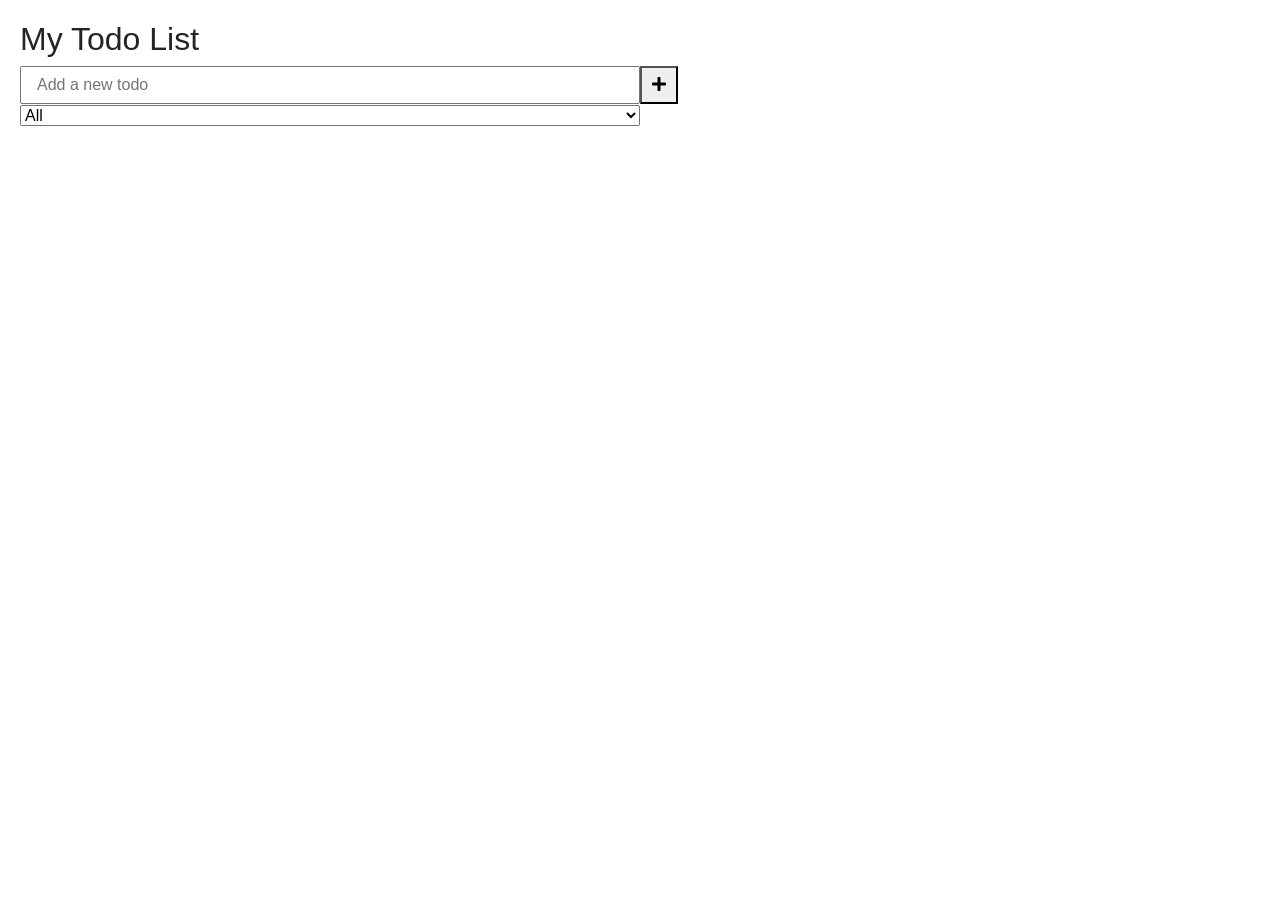
<file: demo_app/0_vanilla_no_design/index.html>
<!DOCTYPE html>
<html lang="en">
  <head>
    <meta charset="UTF-8" />
    <meta name="viewport" content="width=device-width, initial-scale=1.0" />
    <title>TodoList</title>
    <link href="https://fonts.googleapis.com/css?family=Poppins&display=swap" rel="stylesheet" />
    <link rel="stylesheet" href="https://cdnjs.cloudflare.com/ajax/libs/font-awesome/5.12.1/css/all.min.css" integrity="sha256-mmgLkCYLUQbXn0B1SRqzHar6dCnv9oZFPEC1g1cwlkk=" crossorigin="anonymous" />
    <link rel="stylesheet" href="https://stackpath.bootstrapcdn.com/bootstrap/4.5.2/css/bootstrap.min.css" integrity="sha384-JcKb8q3iqJ61gNV9KGb8thSsNjpSL0n8PARn9HuZOnIxN0hoP+VmmDGMN5t9UJ0Z" crossorigin="anonymous">
    <link rel="shortcut icon" href="check.png" />

    <link rel="stylesheet" href="./style.css" />
  </head>
  <body>
    <header>
      <h2>My Todo List</h2>
    </header>
    <form class="col-12 px-0 d-flex flex-row flex-wrap">
      <input type="text" placeholder="Add a new todo" class="col-9 col-md-6 todo-input" />
      <button class="todo-button" type="submit">
        <i class="fas fa-plus"></i>
      </button>
      <div class="col-10 col-md-6 px-0 select">
        <select name="todos" class="w-100 w-md-50 filter-todo">
          <option value="all">All</option>
          <option value="completed">Completed</option>
          <option value="uncompleted">Uncompleted</option>
        </select>
      </div>
    </form>
    <div class="todo-container">
      <ul class="todo-list"></ul>
    </div>
    <script src="https://stackpath.bootstrapcdn.com/bootstrap/4.5.2/js/bootstrap.min.js" integrity="sha384-B4gt1jrGC7Jh4AgTPSdUtOBvfO8shuf57BaghqFfPlYxofvL8/KUEfYiJOMMV+rV" crossorigin="anonymous"></script>
    <script src="./app.js"></script>
  </body>
</html>
</file>
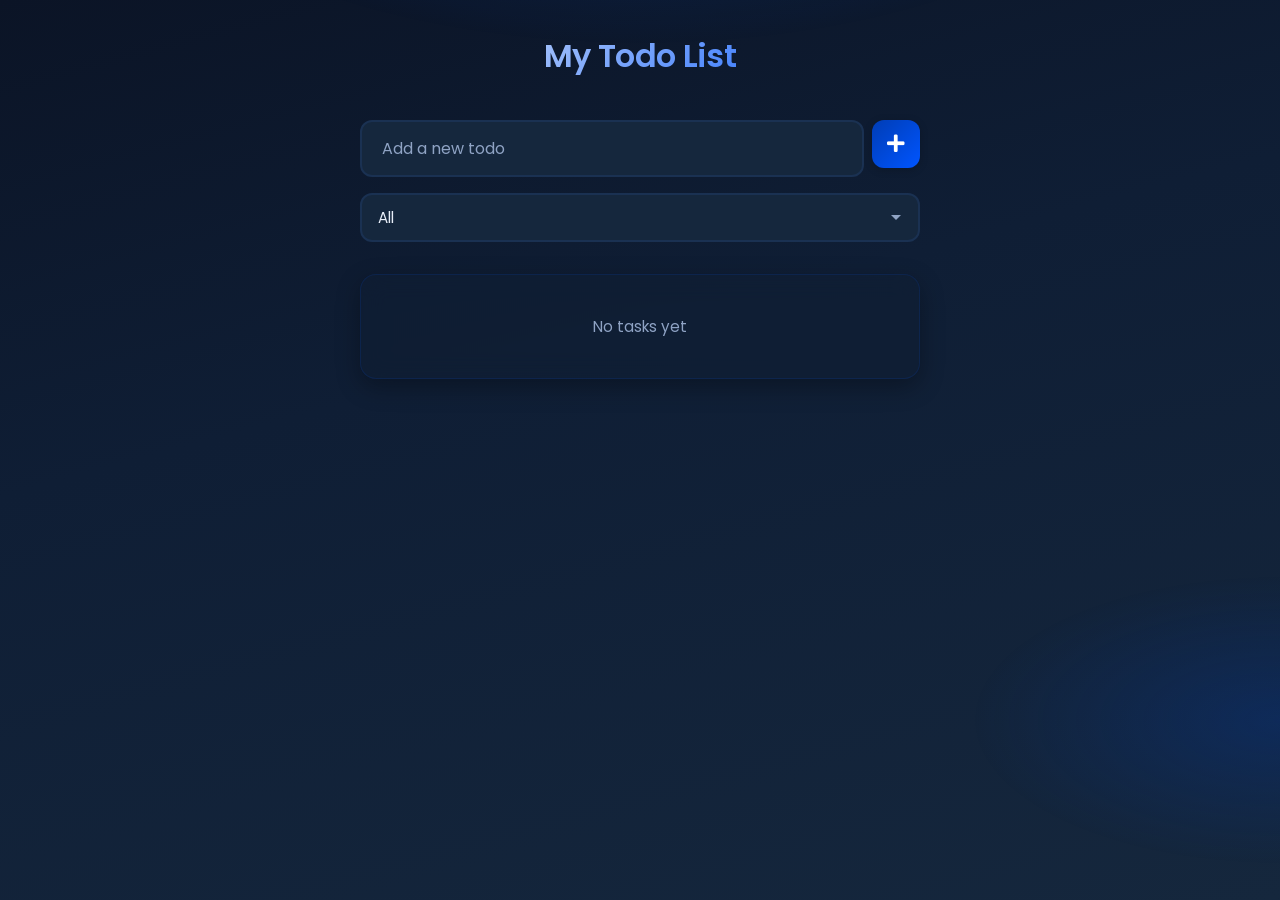
<file: demo_app/1_composer_version/index.html>
<!DOCTYPE html>
<html lang="en">
  <head>
    <meta charset="UTF-8" />
    <meta name="viewport" content="width=device-width, initial-scale=1.0" />
    <title>TodoList</title>
    <link href="https://fonts.googleapis.com/css2?family=Poppins:wght@400;500;600&display=swap" rel="stylesheet" />
    <link rel="stylesheet" href="https://cdnjs.cloudflare.com/ajax/libs/font-awesome/5.12.1/css/all.min.css" integrity="sha256-mmgLkCYLUQbXn0B1SRqzHar6dCnv9oZFPEC1g1cwlkk=" crossorigin="anonymous" />
    <link rel="shortcut icon" href="check.png" />

    <link rel="stylesheet" href="./style.css" />
  </head>
  <body>
    <div class="app-container">
      <header>
        <h2>My Todo List</h2>
      </header>

      <form class="form-wrapper">
        <div class="add-todo-row">
          <input type="text" placeholder="Add a new todo" class="todo-input" />
          <button class="todo-button" type="submit">
            <i class="fas fa-plus"></i>
          </button>
        </div>
        <div class="filter-row">
          <select name="todos" class="filter-todo">
            <option value="all">All</option>
            <option value="completed">Completed</option>
            <option value="uncompleted">Uncompleted</option>
          </select>
        </div>
      </form>

      <div class="todo-container">
        <div class="todo-list"></div>
      </div>
    </div>
    <script src="./app.js"></script>
  </body>
</html>
</file>
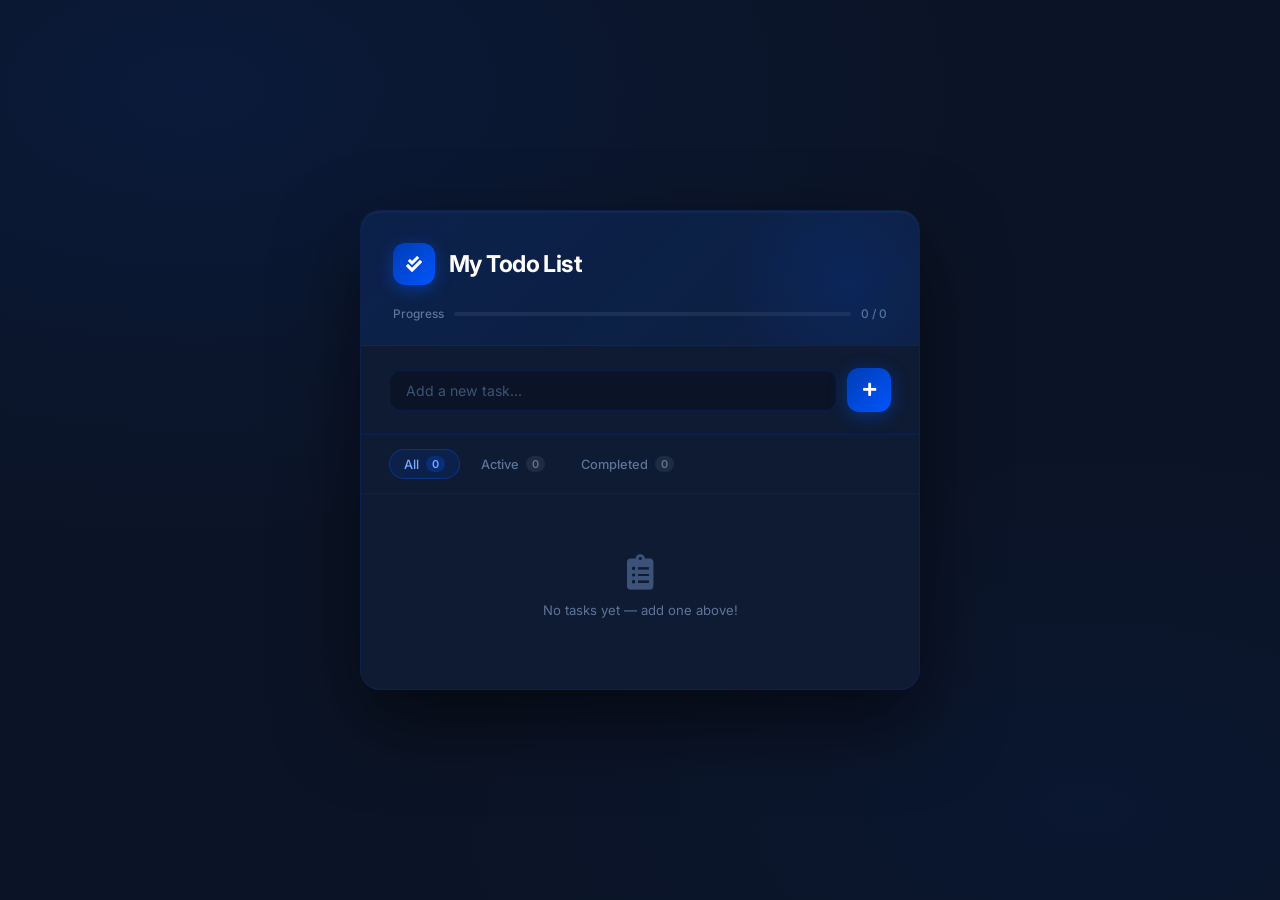
<file: demo_app/2_claude_sonnet_version/index.html>
<!DOCTYPE html>
<html lang="fr">
  <head>
    <meta charset="UTF-8" />
    <meta name="viewport" content="width=device-width, initial-scale=1.0" />
    <title>My Todo List</title>
    <link
      href="https://fonts.googleapis.com/css2?family=Inter:wght@300;400;500;600;700&display=swap"
      rel="stylesheet"
    />
    <link
      rel="stylesheet"
      href="https://cdnjs.cloudflare.com/ajax/libs/font-awesome/5.12.1/css/all.min.css"
      integrity="sha256-mmgLkCYLUQbXn0B1SRqzHar6dCnv9oZFPEC1g1cwlkk="
      crossorigin="anonymous"
    />
    <link rel="stylesheet" href="./style.css" />
  </head>
  <body>
    <div class="app-wrapper">
      <div class="card">

        <header class="app-header">
          <div class="header-top">
            <div class="header-icon">
              <i class="fas fa-check-double"></i>
            </div>
            <h1>My Todo List</h1>
          </div>
          <div class="progress-section">
            <span class="progress-label">Progress</span>
            <div class="progress-bar-wrap">
              <div class="progress-bar"></div>
            </div>
            <span class="progress-count">0 / 0</span>
          </div>
        </header>

        <div class="input-section">
          <form class="input-row">
            <input
              type="text"
              placeholder="Add a new task..."
              class="todo-input"
              autocomplete="off"
            />
            <button class="todo-button" type="submit">
              <i class="fas fa-plus"></i>
            </button>
          </form>
        </div>

        <div class="filter-section">
          <button class="filter-btn active" data-filter="all">
            All
            <span class="filter-badge all-count">0</span>
          </button>
          <button class="filter-btn" data-filter="uncompleted">
            Active
            <span class="filter-badge active-count">0</span>
          </button>
          <button class="filter-btn" data-filter="completed">
            Completed
            <span class="filter-badge completed-count">0</span>
          </button>
        </div>

        <div class="todo-container">
          <ul class="todo-list"></ul>
          <div class="empty-state hidden">
            <i class="fas fa-clipboard-list"></i>
            <p>No tasks yet — add one above!</p>
          </div>
        </div>

      </div>
    </div>
    <script src="./app.js"></script>
  </body>
</html>
</file>
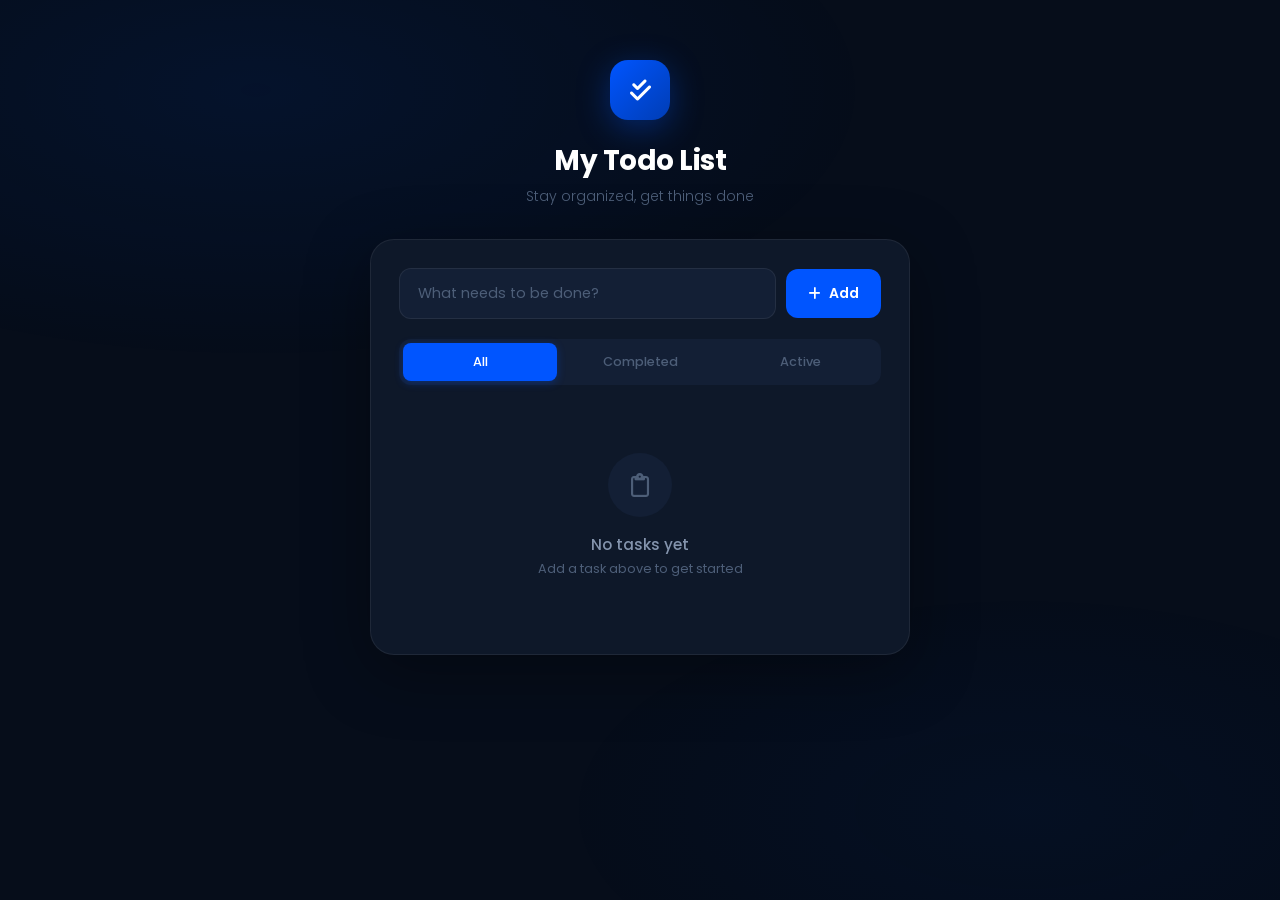
<file: demo_app/3_claude_opus_version/index.html>
<!DOCTYPE html>
<html lang="en">
  <head>
    <meta charset="UTF-8" />
    <meta name="viewport" content="width=device-width, initial-scale=1.0" />
    <title>TodoList</title>
    <link
      href="https://fonts.googleapis.com/css2?family=Poppins:wght@300;400;500;600;700&display=swap"
      rel="stylesheet"
    />
    <link
      rel="stylesheet"
      href="https://cdnjs.cloudflare.com/ajax/libs/font-awesome/6.5.1/css/all.min.css"
    />
    <link rel="shortcut icon" href="check.png" />
    <link rel="stylesheet" href="./style.css" />
  </head>
  <body>
    <div class="app">
      <header class="app-header">
        <div class="header-icon">
          <i class="fas fa-check-double"></i>
        </div>
        <h1>My Todo List</h1>
        <p class="header-subtitle">Stay organized, get things done</p>
      </header>

      <main class="app-card">
        <form class="todo-form" id="todo-form">
          <div class="input-wrapper">
            <input
              type="text"
              class="todo-input"
              placeholder="What needs to be done?"
            />
            <button type="submit" class="todo-button">
              <i class="fas fa-plus"></i>
              <span>Add</span>
            </button>
          </div>
        </form>

        <div class="filter-bar">
          <button type="button" class="filter-btn active" data-filter="all">
            All
          </button>
          <button
            type="button"
            class="filter-btn"
            data-filter="completed"
          >
            Completed
          </button>
          <button
            type="button"
            class="filter-btn"
            data-filter="uncompleted"
          >
            Active
          </button>
        </div>

        <div class="todo-container">
          <ul class="todo-list"></ul>
          <div class="empty-state" id="empty-state">
            <div class="empty-icon">
              <i class="far fa-clipboard"></i>
            </div>
            <p>No tasks yet</p>
            <span>Add a task above to get started</span>
          </div>
        </div>

        <footer class="app-footer" id="app-footer">
          <span id="todo-count"></span>
        </footer>
      </main>
    </div>

    <script src="./app.js"></script>
  </body>
</html>
</file>
<file: demo_app/0_vanilla_no_design/style.css>
* {
  margin: 0;
  padding: 0;
  box-sizing: border-box;
}
body {
  margin: 20px;
}
button {
  padding: 5px 10px;
}
.completed {
  text-decoration: line-through;
}
</file>
<file: demo_app/1_composer_version/style.css>
/* ============================================
   Todo List - Design with Brand Colors
   ============================================ */

:root {
  --color-navy: #0B1426;
  --color-blue: #003DB5;
  --color-accent: #0055FF;
  --color-navy-light: #0f1e35;
  --color-navy-lighter: #15273d;
  --color-navy-soft: #1a3152;
  --color-blue-muted: rgba(0, 61, 181, 0.25);
  --color-accent-muted: rgba(0, 85, 255, 0.2);
  --color-accent-glow: rgba(0, 85, 255, 0.4);
  --color-text: #e8eef8;
  --color-text-muted: #8fa3c4;
  --color-white: #ffffff;
  --radius-sm: 8px;
  --radius-md: 12px;
  --radius-lg: 16px;
  --radius-xl: 24px;
  --shadow-sm: 0 2px 8px rgba(0, 0, 0, 0.2);
  --shadow-md: 0 8px 24px rgba(0, 0, 0, 0.3);
  --shadow-lg: 0 16px 48px rgba(0, 0, 0, 0.4);
  --transition: 0.2s cubic-bezier(0.4, 0, 0.2, 1);
}

* {
  margin: 0;
  padding: 0;
  box-sizing: border-box;
}

body {
  min-height: 100vh;
  font-family: 'Poppins', -apple-system, BlinkMacSystemFont, sans-serif;
  background: linear-gradient(165deg, var(--color-navy) 0%, var(--color-navy-light) 40%, var(--color-navy-lighter) 100%);
  color: var(--color-text);
  padding: 2rem 1rem 4rem;
  position: relative;
  overflow-x: hidden;
}

/* Subtle background pattern */
body::before {
  content: '';
  position: fixed;
  top: 0;
  left: 0;
  right: 0;
  bottom: 0;
  background-image: 
    radial-gradient(ellipse 80% 50% at 50% -20%, var(--color-accent-muted) 0%, transparent 50%),
    radial-gradient(ellipse 60% 40% at 100% 80%, var(--color-blue-muted) 0%, transparent 40%);
  pointer-events: none;
  z-index: 0;
}

/* ============================================
   Layout & Container
   ============================================ */

.app-container {
  max-width: 560px;
  margin: 0 auto;
  position: relative;
  z-index: 1;
}

/* ============================================
   Header
   ============================================ */

header {
  text-align: center;
  margin-bottom: 2.5rem;
}

header h2 {
  font-size: 2rem;
  font-weight: 600;
  letter-spacing: -0.02em;
  background: linear-gradient(135deg, var(--color-text) 0%, var(--color-accent) 100%);
  -webkit-background-clip: text;
  -webkit-text-fill-color: transparent;
  background-clip: text;
}

/* ============================================
   Form - Add Todo & Filter
   ============================================ */

.form-wrapper {
  display: flex;
  flex-direction: column;
  gap: 1rem;
  margin-bottom: 2rem;
}

.add-todo-row {
  display: flex;
  gap: 0.5rem;
  align-items: stretch;
}

.todo-input {
  flex: 1;
  min-width: 0;
  padding: 0.875rem 1.25rem;
  font-size: 1rem;
  font-family: inherit;
  color: var(--color-text);
  background: var(--color-navy-lighter);
  border: 2px solid var(--color-navy-soft);
  border-radius: var(--radius-md);
  transition: border-color var(--transition), box-shadow var(--transition), background var(--transition);
}

.todo-input::placeholder {
  color: var(--color-text-muted);
}

.todo-input:hover {
  border-color: var(--color-blue);
  background: var(--color-navy-soft);
}

.todo-input:focus {
  outline: none;
  border-color: var(--color-accent);
  box-shadow: 0 0 0 4px var(--color-accent-muted);
}

.todo-button {
  flex-shrink: 0;
  width: 48px;
  height: 48px;
  display: flex;
  align-items: center;
  justify-content: center;
  background: linear-gradient(135deg, var(--color-blue) 0%, var(--color-accent) 100%);
  border: none;
  border-radius: var(--radius-md);
  color: var(--color-white);
  font-size: 1.25rem;
  cursor: pointer;
  transition: transform var(--transition), box-shadow var(--transition), opacity var(--transition);
  box-shadow: var(--shadow-sm);
}

.todo-button:hover {
  transform: translateY(-2px);
  box-shadow: 0 6px 20px var(--color-accent-glow);
}

.todo-button:active {
  transform: translateY(0);
}

/* Filter Select */
.filter-row {
  display: flex;
  justify-content: stretch;
}

.filter-todo {
  width: 100%;
  padding: 0.75rem 1rem;
  padding-right: 2.5rem;
  font-size: 0.95rem;
  font-family: inherit;
  color: var(--color-text);
  background: var(--color-navy-lighter);
  border: 2px solid var(--color-navy-soft);
  border-radius: var(--radius-md);
  cursor: pointer;
  appearance: none;
  background-image: url("data:image/svg+xml,%3Csvg xmlns='http://www.w3.org/2000/svg' width='12' height='12' viewBox='0 0 12 12' fill='%238fa3c4'%3E%3Cpath d='M6 8L1 3h10z'/%3E%3C/svg%3E");
  background-repeat: no-repeat;
  background-position: right 1rem center;
  transition: border-color var(--transition), background var(--transition);
}

.filter-todo:hover {
  border-color: var(--color-blue);
  background-color: var(--color-navy-soft);
}

.filter-todo:focus {
  outline: none;
  border-color: var(--color-accent);
}

.filter-todo option {
  background: var(--color-navy-light);
  color: var(--color-text);
}

/* ============================================
   Todo List Container
   ============================================ */

.todo-container {
  background: rgba(15, 30, 53, 0.6);
  backdrop-filter: blur(12px);
  border: 1px solid rgba(0, 85, 255, 0.12);
  border-radius: var(--radius-lg);
  padding: 0.5rem;
  box-shadow: var(--shadow-md);
}

.todo-list {
  list-style: none;
  display: flex;
  flex-direction: column;
  gap: 0.5rem;
}

/* ============================================
   Todo Items
   ============================================ */

.todo {
  display: flex;
  align-items: center;
  gap: 0.75rem;
  padding: 0.875rem 1rem;
  background: var(--color-navy-lighter);
  border: 1px solid var(--color-navy-soft);
  border-radius: var(--radius-md);
  transition: all var(--transition);
}

.todo:hover {
  border-color: rgba(0, 85, 255, 0.3);
  background: var(--color-navy-soft);
}

.todo.completed {
  opacity: 0.7;
}

.todo.completed .todo-item {
  text-decoration: line-through;
  color: var(--color-text-muted);
}

.todo-item {
  flex: 1;
  min-width: 0;
  font-size: 1rem;
  line-height: 1.5;
  word-break: break-word;
}

/* Buttons */
.complete-btn,
.trash-btn {
  flex-shrink: 0;
  width: 36px;
  height: 36px;
  display: flex;
  align-items: center;
  justify-content: center;
  border: none;
  border-radius: var(--radius-sm);
  cursor: pointer;
  transition: all var(--transition);
  background: transparent;
  color: var(--color-text-muted);
}

.complete-btn:hover {
  color: #22c55e;
  background: rgba(34, 197, 94, 0.15);
}

.todo.completed .complete-btn {
  color: #22c55e;
  background: rgba(34, 197, 94, 0.15);
}

.todo.completed .complete-btn:hover {
  color: #16a34a;
  background: rgba(34, 197, 94, 0.25);
}

.trash-btn:hover {
  color: #ef4444;
  background: rgba(239, 68, 68, 0.15);
}

.complete-btn i,
.trash-btn i {
  font-size: 0.9rem;
}

/* Empty state */
.todo-list:empty::before {
  content: 'No tasks yet';
  display: block;
  text-align: center;
  padding: 2rem 1rem;
  color: var(--color-text-muted);
  font-size: 0.95rem;
}
</file>
<file: demo_app/2_claude_sonnet_version/style.css>
:root {
  --color-navy:   #0B1426;
  --color-blue:   #003DB5;
  --color-accent: #0055FF;

  --color-surface:    #0e1b32;
  --color-surface-2:  #13224099;
  --color-border:     rgba(0, 61, 181, 0.22);
  --color-border-hover: rgba(0, 85, 255, 0.45);

  --color-text:       #dde5f4;
  --color-text-muted: #5e7499;
  --color-text-dim:   #3d5278;

  --color-success:    #22c55e;
  --color-danger:     #f04646;

  --radius-lg: 20px;
  --radius:    12px;
  --radius-sm: 8px;

  --shadow-card: 0 32px 80px rgba(0, 0, 0, 0.55), 0 2px 0 rgba(255,255,255,0.03) inset;
  --shadow-btn:  0 4px 18px rgba(0, 85, 255, 0.4);
  --transition:  all 0.2s cubic-bezier(0.4, 0, 0.2, 1);
}

/* ── Reset ─────────────────────────────────────────── */
*, *::before, *::after {
  margin: 0;
  padding: 0;
  box-sizing: border-box;
}

/* ── Body / Layout ──────────────────────────────────── */
body {
  background-color: var(--color-navy);
  font-family: 'Inter', sans-serif;
  color: var(--color-text);
  min-height: 100vh;
  display: flex;
  align-items: center;
  justify-content: center;
  padding: 28px 16px;
  background-image:
    radial-gradient(ellipse 60% 50% at 15% 10%, rgba(0, 85, 255, 0.09) 0%, transparent 100%),
    radial-gradient(ellipse 50% 40% at 85% 90%, rgba(0, 61, 181, 0.07) 0%, transparent 100%);
}

.app-wrapper {
  width: 100%;
  max-width: 560px;
}

/* ── Card ───────────────────────────────────────────── */
.card {
  background: var(--color-surface);
  border-radius: var(--radius-lg);
  border: 1px solid var(--color-border);
  box-shadow: var(--shadow-card);
  overflow: hidden;
}

/* ── Header ─────────────────────────────────────────── */
.app-header {
  padding: 32px 32px 24px;
  background:
    linear-gradient(135deg, rgba(0, 61, 181, 0.18) 0%, rgba(0, 85, 255, 0.08) 100%);
  border-bottom: 1px solid var(--color-border);
  position: relative;
  overflow: hidden;
}

.app-header::after {
  content: '';
  position: absolute;
  top: -60px;
  right: -60px;
  width: 260px;
  height: 260px;
  background: radial-gradient(circle, rgba(0, 85, 255, 0.12) 0%, transparent 65%);
  pointer-events: none;
}

.header-top {
  display: flex;
  align-items: center;
  gap: 14px;
  margin-bottom: 22px;
}

.header-icon {
  width: 42px;
  height: 42px;
  background: linear-gradient(135deg, var(--color-blue), var(--color-accent));
  border-radius: var(--radius);
  display: flex;
  align-items: center;
  justify-content: center;
  font-size: 1rem;
  color: #fff;
  box-shadow: 0 4px 16px rgba(0, 85, 255, 0.45);
  flex-shrink: 0;
}

.app-header h1 {
  font-size: 1.45rem;
  font-weight: 700;
  letter-spacing: -0.025em;
  color: #fff;
}

/* Progress bar */
.progress-section {
  display: flex;
  align-items: center;
  gap: 10px;
}

.progress-label,
.progress-count {
  font-size: 0.74rem;
  font-weight: 500;
  color: var(--color-text-muted);
  white-space: nowrap;
}

.progress-bar-wrap {
  flex: 1;
  height: 4px;
  background: rgba(255, 255, 255, 0.07);
  border-radius: 99px;
  overflow: hidden;
}

.progress-bar {
  height: 100%;
  width: 0%;
  background: linear-gradient(90deg, var(--color-blue), var(--color-accent));
  border-radius: 99px;
  transition: width 0.45s cubic-bezier(0.4, 0, 0.2, 1);
}

/* ── Input Section ──────────────────────────────────── */
.input-section {
  padding: 22px 28px;
  border-bottom: 1px solid var(--color-border);
}

.input-row {
  display: flex;
  gap: 10px;
  align-items: center;
}

.todo-input {
  flex: 1;
  background: var(--color-navy);
  border: 1.5px solid var(--color-border);
  border-radius: var(--radius);
  padding: 11px 16px;
  color: var(--color-text);
  font-family: inherit;
  font-size: 0.88rem;
  outline: none;
  transition: var(--transition);
}

.todo-input::placeholder {
  color: var(--color-text-dim);
}

.todo-input:focus {
  border-color: var(--color-accent);
  box-shadow: 0 0 0 3px rgba(0, 85, 255, 0.14);
}

.todo-button {
  width: 44px;
  height: 44px;
  background: linear-gradient(135deg, var(--color-blue), var(--color-accent));
  border: none;
  border-radius: var(--radius);
  color: #fff;
  font-size: 0.95rem;
  cursor: pointer;
  transition: var(--transition);
  display: flex;
  align-items: center;
  justify-content: center;
  flex-shrink: 0;
  box-shadow: var(--shadow-btn);
}

.todo-button:hover {
  transform: translateY(-2px);
  box-shadow: 0 8px 24px rgba(0, 85, 255, 0.55);
}

.todo-button:active {
  transform: translateY(0);
}

/* ── Filter Section ─────────────────────────────────── */
.filter-section {
  padding: 14px 28px;
  display: flex;
  gap: 6px;
  border-bottom: 1px solid var(--color-border);
}

.filter-btn {
  display: flex;
  align-items: center;
  gap: 7px;
  padding: 6px 14px;
  border-radius: 99px;
  border: 1.5px solid transparent;
  background: transparent;
  color: var(--color-text-muted);
  font-family: inherit;
  font-size: 0.8rem;
  font-weight: 500;
  cursor: pointer;
  transition: var(--transition);
}

.filter-btn:hover {
  color: var(--color-text);
  background: rgba(255, 255, 255, 0.04);
}

.filter-btn.active {
  background: rgba(0, 85, 255, 0.12);
  border-color: rgba(0, 85, 255, 0.35);
  color: #7aabff;
}

.filter-badge {
  background: rgba(255, 255, 255, 0.07);
  color: var(--color-text-muted);
  font-size: 0.68rem;
  font-weight: 600;
  padding: 1px 6px;
  border-radius: 99px;
  min-width: 18px;
  text-align: center;
  transition: var(--transition);
}

.filter-btn.active .filter-badge {
  background: rgba(0, 85, 255, 0.25);
  color: #7aabff;
}

/* ── Todo Container ─────────────────────────────────── */
.todo-container {
  padding: 16px 24px 24px;
  min-height: 160px;
  max-height: 420px;
  overflow-y: auto;
}

.todo-container::-webkit-scrollbar {
  width: 3px;
}
.todo-container::-webkit-scrollbar-track {
  background: transparent;
}
.todo-container::-webkit-scrollbar-thumb {
  background: rgba(0, 61, 181, 0.35);
  border-radius: 99px;
}

.todo-list {
  list-style: none;
  display: flex;
  flex-direction: column;
  gap: 8px;
}

/* ── Todo Item ──────────────────────────────────────── */
.todo {
  display: flex;
  align-items: center;
  gap: 10px;
  padding: 13px 14px;
  background: rgba(11, 20, 38, 0.7);
  border: 1px solid var(--color-border);
  border-radius: var(--radius);
  transition: var(--transition);
  animation: slideIn 0.22s ease both;
  position: relative;
}

.todo::before {
  content: '';
  position: absolute;
  left: 0;
  top: 20%;
  bottom: 20%;
  width: 3px;
  background: linear-gradient(180deg, var(--color-blue), var(--color-accent));
  border-radius: 0 3px 3px 0;
  opacity: 0;
  transition: var(--transition);
}

.todo:hover {
  border-color: var(--color-border-hover);
  background: rgba(11, 20, 38, 0.9);
}

.todo:hover::before {
  opacity: 1;
}

.todo.completed {
  opacity: 0.55;
}

.todo-item {
  flex: 1;
  font-size: 0.875rem;
  font-weight: 400;
  color: var(--color-text);
  line-height: 1.45;
  word-break: break-word;
  transition: var(--transition);
}

.todo.completed .todo-item {
  text-decoration: line-through;
  color: var(--color-text-muted);
}

/* ── Action Buttons ─────────────────────────────────── */
.complete-btn,
.trash-btn {
  width: 30px;
  height: 30px;
  border: 1.5px solid transparent;
  border-radius: var(--radius-sm);
  cursor: pointer;
  display: flex;
  align-items: center;
  justify-content: center;
  font-size: 0.72rem;
  transition: var(--transition);
  flex-shrink: 0;
}

.complete-btn {
  background: rgba(34, 197, 94, 0.08);
  border-color: rgba(34, 197, 94, 0.2);
  color: #4ade80;
}

.complete-btn:hover {
  background: rgba(34, 197, 94, 0.18);
  border-color: rgba(34, 197, 94, 0.45);
  transform: scale(1.05);
}

.todo.completed .complete-btn {
  background: rgba(34, 197, 94, 0.15);
  border-color: rgba(34, 197, 94, 0.4);
  color: #4ade80;
}

.trash-btn {
  background: rgba(240, 70, 70, 0.06);
  border-color: rgba(240, 70, 70, 0.12);
  color: var(--color-danger);
  opacity: 0;
  transform: scale(0.85);
}

.todo:hover .trash-btn {
  opacity: 1;
  transform: scale(1);
}

.trash-btn:hover {
  background: rgba(240, 70, 70, 0.18);
  border-color: rgba(240, 70, 70, 0.4);
  transform: scale(1.05);
}

/* ── Empty State ────────────────────────────────────── */
.empty-state {
  display: flex;
  flex-direction: column;
  align-items: center;
  justify-content: center;
  padding: 44px 20px;
  gap: 12px;
  text-align: center;
}

.empty-state i {
  font-size: 2.2rem;
  color: var(--color-text-dim);
}

.empty-state p {
  font-size: 0.82rem;
  color: var(--color-text-muted);
  line-height: 1.5;
}

.empty-state.hidden {
  display: none;
}

/* ── Animations ─────────────────────────────────────── */
@keyframes slideIn {
  from {
    opacity: 0;
    transform: translateY(-6px);
  }
  to {
    opacity: 1;
    transform: translateY(0);
  }
}

@keyframes slideOut {
  to {
    opacity: 0;
    transform: translateX(16px) scale(0.96);
  }
}

/* ── Responsive ─────────────────────────────────────── */
@media (max-width: 480px) {
  body {
    padding: 16px 12px;
    align-items: flex-start;
  }

  .app-header {
    padding: 24px 20px 18px;
  }

  .input-section {
    padding: 16px 20px;
  }

  .filter-section {
    padding: 12px 20px;
  }

  .todo-container {
    padding: 12px 16px 20px;
  }

  .app-header h1 {
    font-size: 1.2rem;
  }
}
</file>
<file: demo_app/3_claude_opus_version/style.css>
:root {
  --color-navy: #0b1426;
  --color-blue: #003db5;
  --color-accent: #0055ff;

  --color-bg: #060d1a;
  --color-surface: #0e1829;
  --color-surface-2: #131f35;
  --color-surface-hover: #192842;

  --color-text: #e2e8f3;
  --color-text-secondary: #8494ad;
  --color-text-muted: #4d5e78;

  --color-border: rgba(255, 255, 255, 0.07);

  --color-success: #22c55e;
  --color-success-soft: rgba(34, 197, 94, 0.12);
  --color-danger: #ef4444;
  --color-danger-soft: rgba(239, 68, 68, 0.12);

  --radius-sm: 8px;
  --radius-md: 12px;
  --radius-lg: 20px;
  --radius-xl: 24px;
  --radius-full: 9999px;

  --transition: 0.2s ease;
}

* {
  margin: 0;
  padding: 0;
  box-sizing: border-box;
}

body {
  font-family: "Poppins", sans-serif;
  background: var(--color-bg);
  color: var(--color-text);
  min-height: 100vh;
  display: flex;
  justify-content: center;
  padding: 60px 20px 40px;
  position: relative;
  overflow-x: hidden;
  -webkit-tap-highlight-color: transparent;
}

body::before {
  content: "";
  position: fixed;
  inset: 0;
  background: radial-gradient(
      ellipse 80% 50% at 20% 10%,
      rgba(0, 85, 255, 0.08) 0%,
      transparent 60%
    ),
    radial-gradient(
      ellipse 60% 40% at 80% 90%,
      rgba(0, 61, 181, 0.06) 0%,
      transparent 60%
    );
  pointer-events: none;
  z-index: 0;
}

.app {
  width: 100%;
  max-width: 540px;
  position: relative;
  z-index: 1;
}

/* ── Header ──────────────────────────────────── */

.app-header {
  text-align: center;
  margin-bottom: 32px;
}

.header-icon {
  width: 60px;
  height: 60px;
  border-radius: 18px;
  background: linear-gradient(135deg, var(--color-accent), var(--color-blue));
  display: inline-flex;
  align-items: center;
  justify-content: center;
  font-size: 1.5rem;
  color: white;
  margin-bottom: 20px;
  box-shadow: 0 8px 32px rgba(0, 85, 255, 0.35);
}

.app-header h1 {
  font-size: 1.75rem;
  font-weight: 700;
  letter-spacing: -0.5px;
  color: white;
  margin-bottom: 4px;
}

.header-subtitle {
  font-size: 0.875rem;
  color: var(--color-text-muted);
  font-weight: 300;
}

/* ── Card ────────────────────────────────────── */

.app-card {
  background: var(--color-surface);
  border: 1px solid var(--color-border);
  border-radius: var(--radius-xl);
  padding: 28px;
  box-shadow: 0 16px 64px rgba(0, 0, 0, 0.35);
}

/* ── Form / Input ────────────────────────────── */

.todo-form {
  margin-bottom: 20px;
}

.input-wrapper {
  display: flex;
  gap: 10px;
  align-items: center;
}

.todo-input {
  flex: 1;
  padding: 14px 18px;
  background: var(--color-surface-2);
  border: 1px solid var(--color-border);
  border-radius: var(--radius-md);
  color: var(--color-text);
  font-family: inherit;
  font-size: 0.9rem;
  outline: none;
  transition: border-color var(--transition), box-shadow var(--transition);
}

.todo-input::placeholder {
  color: var(--color-text-muted);
}

.todo-input:focus {
  border-color: var(--color-accent);
  box-shadow: 0 0 0 3px rgba(0, 85, 255, 0.15);
}

.todo-button {
  padding: 14px 22px;
  background: var(--color-accent);
  color: white;
  border: none;
  border-radius: var(--radius-md);
  font-family: inherit;
  font-size: 0.875rem;
  font-weight: 600;
  cursor: pointer;
  display: flex;
  align-items: center;
  gap: 8px;
  transition: background var(--transition), transform var(--transition),
    box-shadow var(--transition);
  white-space: nowrap;
}

.todo-button:hover {
  background: #1a6aff;
  box-shadow: 0 4px 16px rgba(0, 85, 255, 0.35);
  transform: translateY(-1px);
}

.todo-button:active {
  transform: translateY(0);
}

/* ── Filter Bar ──────────────────────────────── */

.filter-bar {
  display: flex;
  gap: 6px;
  margin-bottom: 20px;
  background: var(--color-surface-2);
  padding: 4px;
  border-radius: var(--radius-md);
}

.filter-btn {
  flex: 1;
  padding: 10px 16px;
  border: none;
  background: transparent;
  color: var(--color-text-muted);
  font-family: inherit;
  font-size: 0.8rem;
  font-weight: 500;
  border-radius: var(--radius-sm);
  cursor: pointer;
  transition: all var(--transition);
}

.filter-btn:hover {
  color: var(--color-text-secondary);
}

.filter-btn.active {
  background: var(--color-accent);
  color: white;
  box-shadow: 0 2px 8px rgba(0, 85, 255, 0.3);
}

/* ── Todo Container ──────────────────────────── */

.todo-container {
  max-height: 420px;
  overflow-y: auto;
  margin: 0 -4px;
  padding: 0 4px;
}

.todo-container::-webkit-scrollbar {
  width: 4px;
}

.todo-container::-webkit-scrollbar-track {
  background: transparent;
}

.todo-container::-webkit-scrollbar-thumb {
  background: var(--color-text-muted);
  border-radius: 4px;
}

/* ── Todo List ───────────────────────────────── */

.todo-list {
  list-style: none;
  display: flex;
  flex-direction: column;
  gap: 8px;
}

/* ── Todo Item ───────────────────────────────── */

.todo {
  display: flex;
  align-items: center;
  gap: 14px;
  padding: 14px 16px;
  background: var(--color-surface-2);
  border: 1px solid transparent;
  border-radius: var(--radius-md);
  transition: all var(--transition);
  animation: slideIn 0.3s ease-out;
}

.todo:hover {
  background: var(--color-surface-hover);
  border-color: var(--color-border);
}

.todo-item {
  flex: 1;
  list-style: none;
  font-size: 0.9rem;
  color: var(--color-text);
  transition: all var(--transition);
  word-break: break-word;
}

.completed .todo-item {
  text-decoration: line-through;
  color: var(--color-text-muted);
}

/* ── Complete Button (Circle Checkbox) ───────── */

.complete-btn {
  width: 22px;
  height: 22px;
  min-width: 22px;
  border-radius: 50%;
  border: 2px solid var(--color-text-muted);
  background: transparent;
  color: transparent;
  cursor: pointer;
  display: flex;
  align-items: center;
  justify-content: center;
  font-size: 9px;
  transition: all var(--transition);
}

.complete-btn:hover {
  border-color: var(--color-success);
  background: var(--color-success-soft);
  color: var(--color-success);
}

.completed .complete-btn {
  border-color: var(--color-success);
  background: var(--color-success);
  color: white;
}

/* ── Trash Button ────────────────────────────── */

.trash-btn {
  width: 32px;
  height: 32px;
  min-width: 32px;
  border: none;
  background: transparent;
  color: var(--color-text-muted);
  border-radius: var(--radius-sm);
  cursor: pointer;
  display: flex;
  align-items: center;
  justify-content: center;
  font-size: 0.8rem;
  transition: all var(--transition);
  opacity: 0;
}

.todo:hover .trash-btn {
  opacity: 1;
}

.trash-btn:hover {
  background: var(--color-danger-soft);
  color: var(--color-danger);
}

/* ── Empty State ─────────────────────────────── */

.empty-state {
  display: none;
  flex-direction: column;
  align-items: center;
  justify-content: center;
  padding: 48px 20px;
  text-align: center;
}

.empty-state .empty-icon {
  width: 64px;
  height: 64px;
  border-radius: 50%;
  background: var(--color-surface-2);
  display: flex;
  align-items: center;
  justify-content: center;
  font-size: 1.5rem;
  color: var(--color-text-muted);
  margin-bottom: 16px;
}

.empty-state p {
  font-size: 0.95rem;
  font-weight: 500;
  color: var(--color-text-secondary);
  margin-bottom: 4px;
}

.empty-state span {
  font-size: 0.8rem;
  color: var(--color-text-muted);
}

/* ── Footer / Stats ──────────────────────────── */

.app-footer {
  padding-top: 16px;
  margin-top: 20px;
  border-top: 1px solid var(--color-border);
  text-align: center;
  display: none;
}

.app-footer span {
  font-size: 0.8rem;
  color: var(--color-text-muted);
}

/* ── Animations ──────────────────────────────── */

@keyframes slideIn {
  from {
    opacity: 0;
    transform: translateY(-8px);
  }
  to {
    opacity: 1;
    transform: translateY(0);
  }
}

.todo-exit {
  animation: slideOut 0.25s ease forwards;
  pointer-events: none;
}

@keyframes slideOut {
  to {
    opacity: 0;
    transform: translateX(20px) scale(0.95);
  }
}

/* ── Responsive ──────────────────────────────── */

@media (max-width: 480px) {
  body {
    padding: 30px 12px 24px;
  }

  .app-card {
    padding: 20px 16px;
    border-radius: var(--radius-lg);
  }

  .input-wrapper {
    flex-direction: column;
  }

  .todo-button {
    width: 100%;
    justify-content: center;
    padding: 12px;
  }

  .todo {
    gap: 10px;
    padding: 12px;
  }

  .trash-btn {
    opacity: 1;
  }
}
</file>
